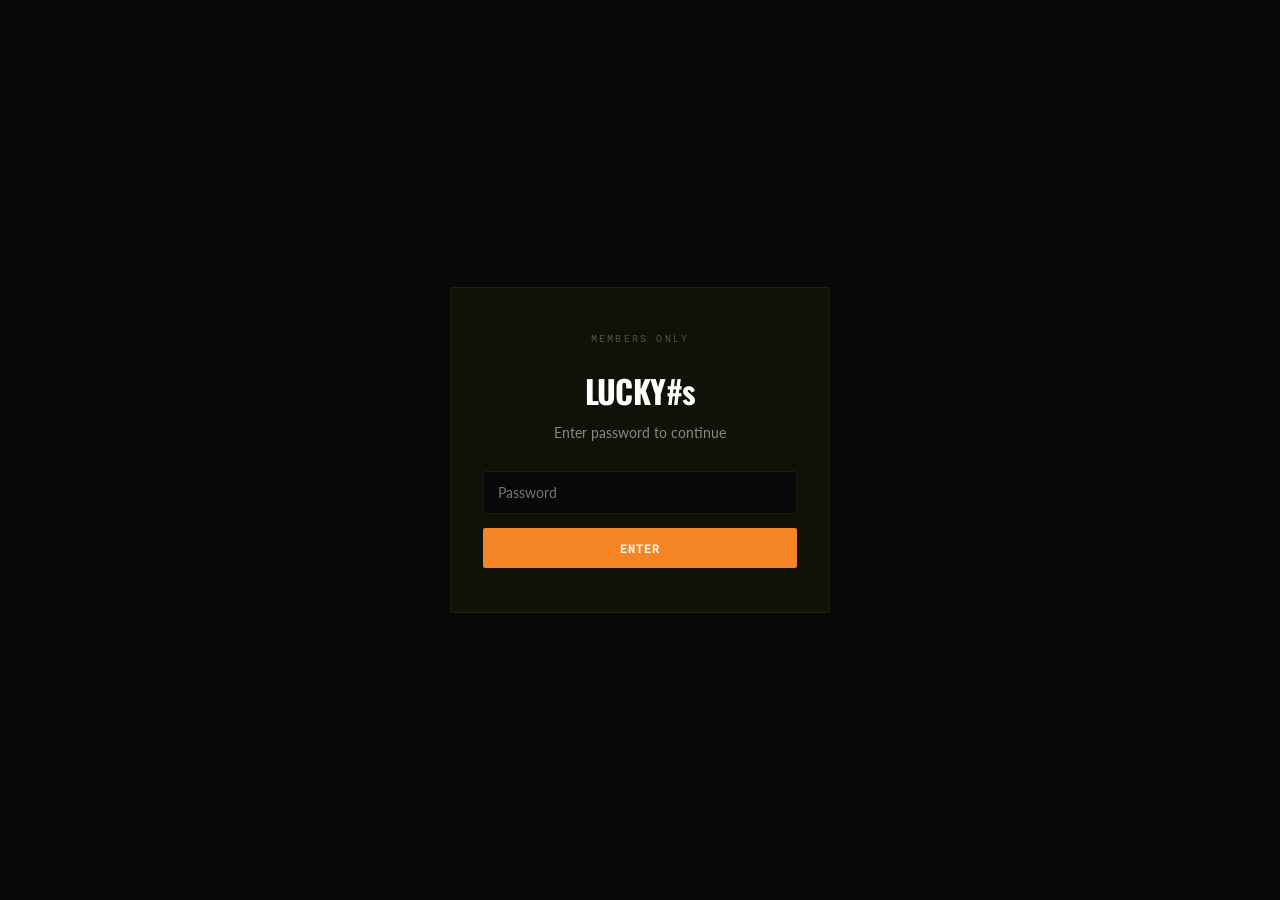
<file: index.html>
<!DOCTYPE html>
<html lang="en">
<head>
<meta charset="UTF-8">
<meta name="viewport" content="width=device-width, initial-scale=1.0">
<title>LUCKY#s</title>
<link href="https://fonts.googleapis.com/css2?family=Oswald:wght@400;700&family=Lato:wght@300;400;700&family=Roboto+Mono:wght@400&display=swap" rel="stylesheet">
<link rel="stylesheet" href="styles.css">
</head>
<body>
<div class="landing-wrap">
<div class="landing-card">
<div class="landing-eyebrow">Members Only</div>
<h1>LUCKY#s</h1>
<p>Enter password to continue</p>
<form class="landing-form" id="login-form">
<input type="password" id="password" name="password" placeholder="Password" autocomplete="current-password" required>
<button type="submit">Enter</button>
</form>
</div>
</div>

<script>
document.getElementById('login-form').addEventListener('submit', function (e) {
e.preventDefault();
window.location.href = 'dashboard.html';
});
</script>
</body>
</html>
</file>
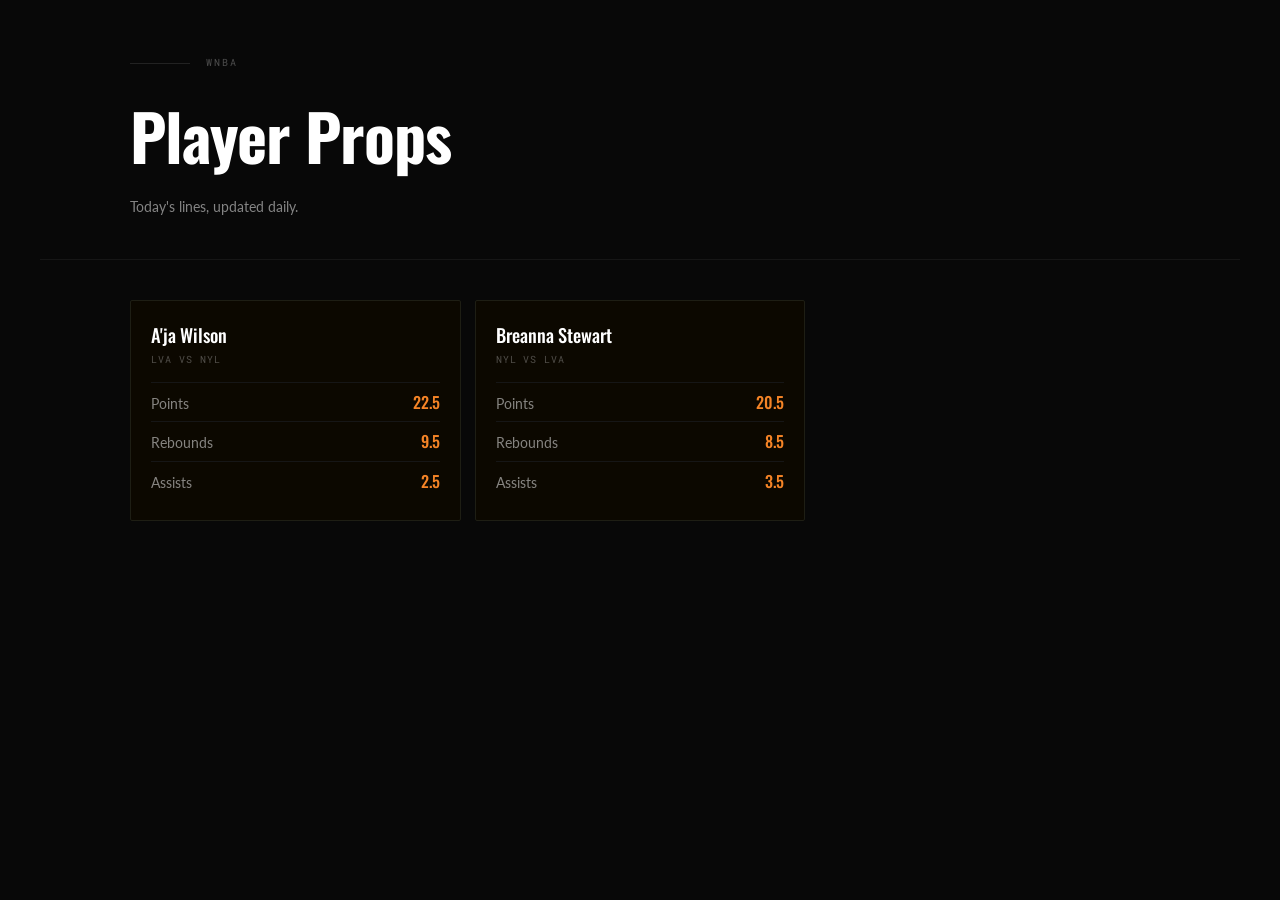
<file: homepage.html>
<!DOCTYPE html>
<html lang="en">
<head>
  <meta charset="UTF-8">
  <meta name="viewport" content="width=device-width, initial-scale=1.0">
  <title>LUCKY#s — WNBA Props</title>
  <link href="https://fonts.googleapis.com/css2?family=Oswald:wght@400;700&family=Lato:wght@300;400;700&family=Roboto+Mono:wght@400&display=swap" rel="stylesheet">
  <link rel="stylesheet" href="styles.css">
</head>
<body>
  <header class="page-header">
    <div class="page-eyebrow"><div class="page-eyebrow-line"></div>WNBA</div>
    <h1>Player Props</h1>
    <p>Today's lines, updated daily.</p>
  </header>

  <main class="content">
    <div id="status-message">Loading props...</div>
    <div id="props-grid" class="props-grid"></div>
  </main>

  <script src="script.js"></script>
</body>
</html>
</file>
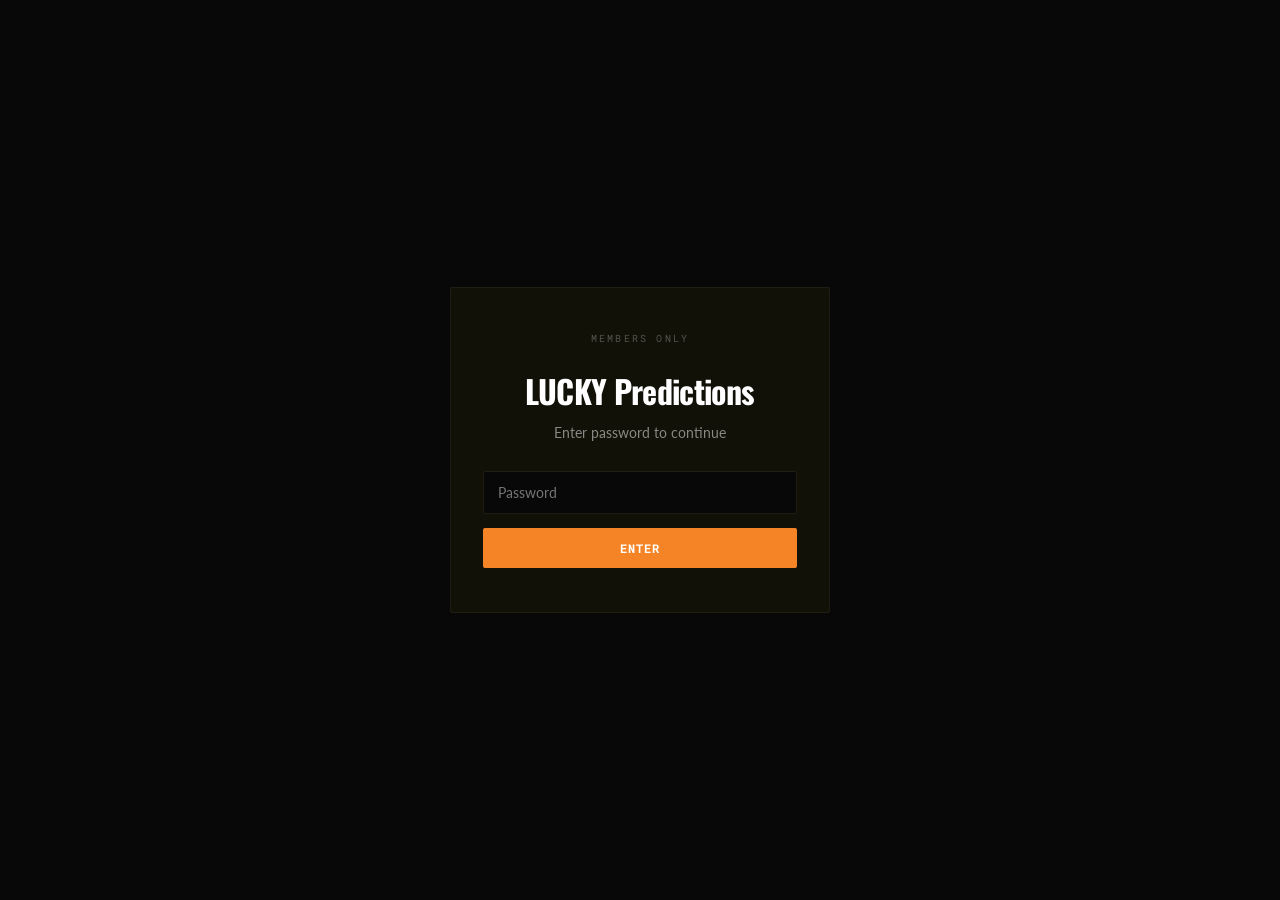
<file: landing.html>
<!DOCTYPE html>
<html lang="en">
<head>
  <meta charset="UTF-8">
  <meta name="viewport" content="width=device-width, initial-scale=1.0">
  <title>LUCKY#s</title>
  <link href="https://fonts.googleapis.com/css2?family=Oswald:wght@400;700&family=Lato:wght@300;400;700&family=Roboto+Mono:wght@400&display=swap" rel="stylesheet">
  <link rel="stylesheet" href="styles.css">
</head>
<body>
  <div class="landing-wrap">
    <div class="landing-card">
      <div class="landing-eyebrow">Members Only</div>
      <h1>LUCKY Predictions</h1>
      <p>Enter password to continue</p>
      <form class="landing-form" id="login-form">
        <input type="password" id="password" name="password" placeholder="Password" autocomplete="current-password" required>
        <span id="login-error" class="landing-error" hidden>Incorrect password</span>
        <button type="submit">Enter</button>
      </form>
    </div>
  </div>

  <script>
    const SITE_PASSWORD = "RealFreePicks";

    const passwordInput = document.getElementById('password');
    const loginError = document.getElementById('login-error');

    document.getElementById('login-form').addEventListener('submit', function (e) {
      e.preventDefault();

      if (passwordInput.value === SITE_PASSWORD) {
        window.location.href = 'dashboard.html';
        return;
      }

      loginError.hidden = false;
      passwordInput.value = '';
      passwordInput.focus();
    });
  </script>
</body>
</html>
</file>
<file: styles.css>
:root {
  --bg: #080808;
  --bg-elevated: #111108;
  --card-bg: #0c0800;
  --border: #1e1e14;
  --border-faint: #161616;
  --text: #fff;
  --text-muted: rgba(255, 255, 255, 0.5);
  --text-dim: rgba(255, 255, 255, 0.28);
  --accent: #F58426;
  --accent-soft: rgba(245, 132, 38, 0.12);
  --font-head: 'Oswald', sans-serif;
  --font-body: 'Lato', sans-serif;
  --font-mono: 'Roboto Mono', monospace;
}

* {
  box-sizing: border-box;
}

html, body {
  margin: 0;
  padding: 0;
  height: 100%;
}

body {
  background: var(--bg);
  color: var(--text);
  font-family: var(--font-body);
  line-height: 1.5;
}

/* ---------- Landing page ---------- */

.landing-wrap {
  min-height: 100vh;
  display: flex;
  align-items: center;
  justify-content: center;
  padding: 24px;
}

.landing-card {
  width: 100%;
  max-width: 380px;
  background: var(--bg-elevated);
  border: 1px solid var(--border);
  border-radius: 2px;
  padding: 44px 32px;
  text-align: center;
}

.landing-eyebrow {
  font-family: var(--font-mono);
  font-size: 0.62rem;
  color: var(--text-dim);
  letter-spacing: 0.22em;
  text-transform: uppercase;
  margin-bottom: 1.25rem;
}

.landing-card h1 {
  font-family: var(--font-head);
  font-weight: 700;
  margin: 0 0 8px;
  font-size: 2rem;
  letter-spacing: -0.02em;
  color: var(--text);
}

.landing-card p {
  margin: 0 0 28px;
  color: var(--text-muted);
  font-size: 0.85rem;
}

.landing-form {
  display: flex;
  flex-direction: column;
  gap: 14px;
}

.landing-form input[type="password"] {
  width: 100%;
  padding: 12px 14px;
  border-radius: 2px;
  border: 1px solid var(--border);
  background: var(--bg);
  color: var(--text);
  font-size: 0.9rem;
  font-family: var(--font-body);
}

.landing-form input[type="password"]:focus {
  outline: none;
  border-color: var(--accent);
}

.landing-error {
  margin-top: -6px;
  font-family: var(--font-mono);
  font-size: 0.72rem;
  letter-spacing: 0.02em;
  color: #f87171;
  text-align: left;
}

.landing-form button {
  padding: 12px 14px;
  border-radius: 2px;
  border: none;
  background: var(--accent);
  color: #fff;
  font-weight: 700;
  font-size: 0.78rem;
  letter-spacing: 0.07em;
  text-transform: uppercase;
  font-family: var(--font-mono);
  cursor: pointer;
  transition: opacity 0.2s, transform 0.15s;
}

.landing-form button:hover {
  opacity: 0.8;
  transform: translateY(-1px);
}

/* ---------- Homepage / data page ---------- */

.page-header {
  padding: 3.5rem 7vw 2.5rem;
  max-width: 1200px;
  margin: 0 auto;
  border-bottom: 1px solid var(--border-faint);
}

.page-eyebrow {
  font-family: var(--font-mono);
  font-size: 0.62rem;
  color: var(--text-dim);
  letter-spacing: 0.22em;
  text-transform: uppercase;
  margin-bottom: 1rem;
  display: flex;
  align-items: center;
  gap: 1rem;
}

.page-eyebrow-line {
  height: 1px;
  background: #222;
  width: 60px;
  flex-shrink: 0;
}

.page-header h1 {
  font-family: var(--font-head);
  font-weight: 700;
  margin: 0 0 0.75rem;
  font-size: clamp(2.4rem, 6vw, 4rem);
  letter-spacing: -0.02em;
  color: var(--text);
}

.page-header p {
  margin: 0;
  color: var(--text-muted);
  font-size: 0.9rem;
  max-width: 520px;
  line-height: 1.7;
}

.content {
  max-width: 1200px;
  margin: 0 auto;
  padding: 2.5rem 7vw 4rem;
}

#status-message {
  font-family: var(--font-mono);
  color: var(--text-dim);
  font-size: 0.8rem;
  letter-spacing: 0.05em;
  padding: 20px 0;
}

.props-grid {
  display: grid;
  grid-template-columns: repeat(auto-fill, minmax(260px, 1fr));
  gap: 14px;
}

.prop-card {
  background: var(--card-bg);
  border: 1px solid var(--border);
  border-radius: 2px;
  padding: 20px;
  transition: border-color 0.15s, background 0.15s;
}

.prop-card:hover {
  border-color: var(--accent);
  background: #1a1a0a;
}

.prop-card .player-name {
  font-family: var(--font-head);
  font-weight: 500;
  font-size: 1.15rem;
  color: var(--text);
  margin-bottom: 4px;
}

.prop-card .team-meta {
  font-family: var(--font-mono);
  color: var(--text-dim);
  font-size: 0.62rem;
  letter-spacing: 0.1em;
  text-transform: uppercase;
  margin-bottom: 14px;
}

.prop-card .stat-line {
  display: flex;
  justify-content: space-between;
  align-items: baseline;
  padding: 7px 0;
  border-top: 1px solid var(--border-faint);
  font-size: 0.85rem;
  color: var(--text-muted);
}

.prop-card .stat-line:first-of-type {
  border-top: none;
}

.prop-card .stat-value {
  font-family: var(--font-head);
  color: var(--accent);
  font-weight: 500;
  font-size: 1rem;
}
</file>
